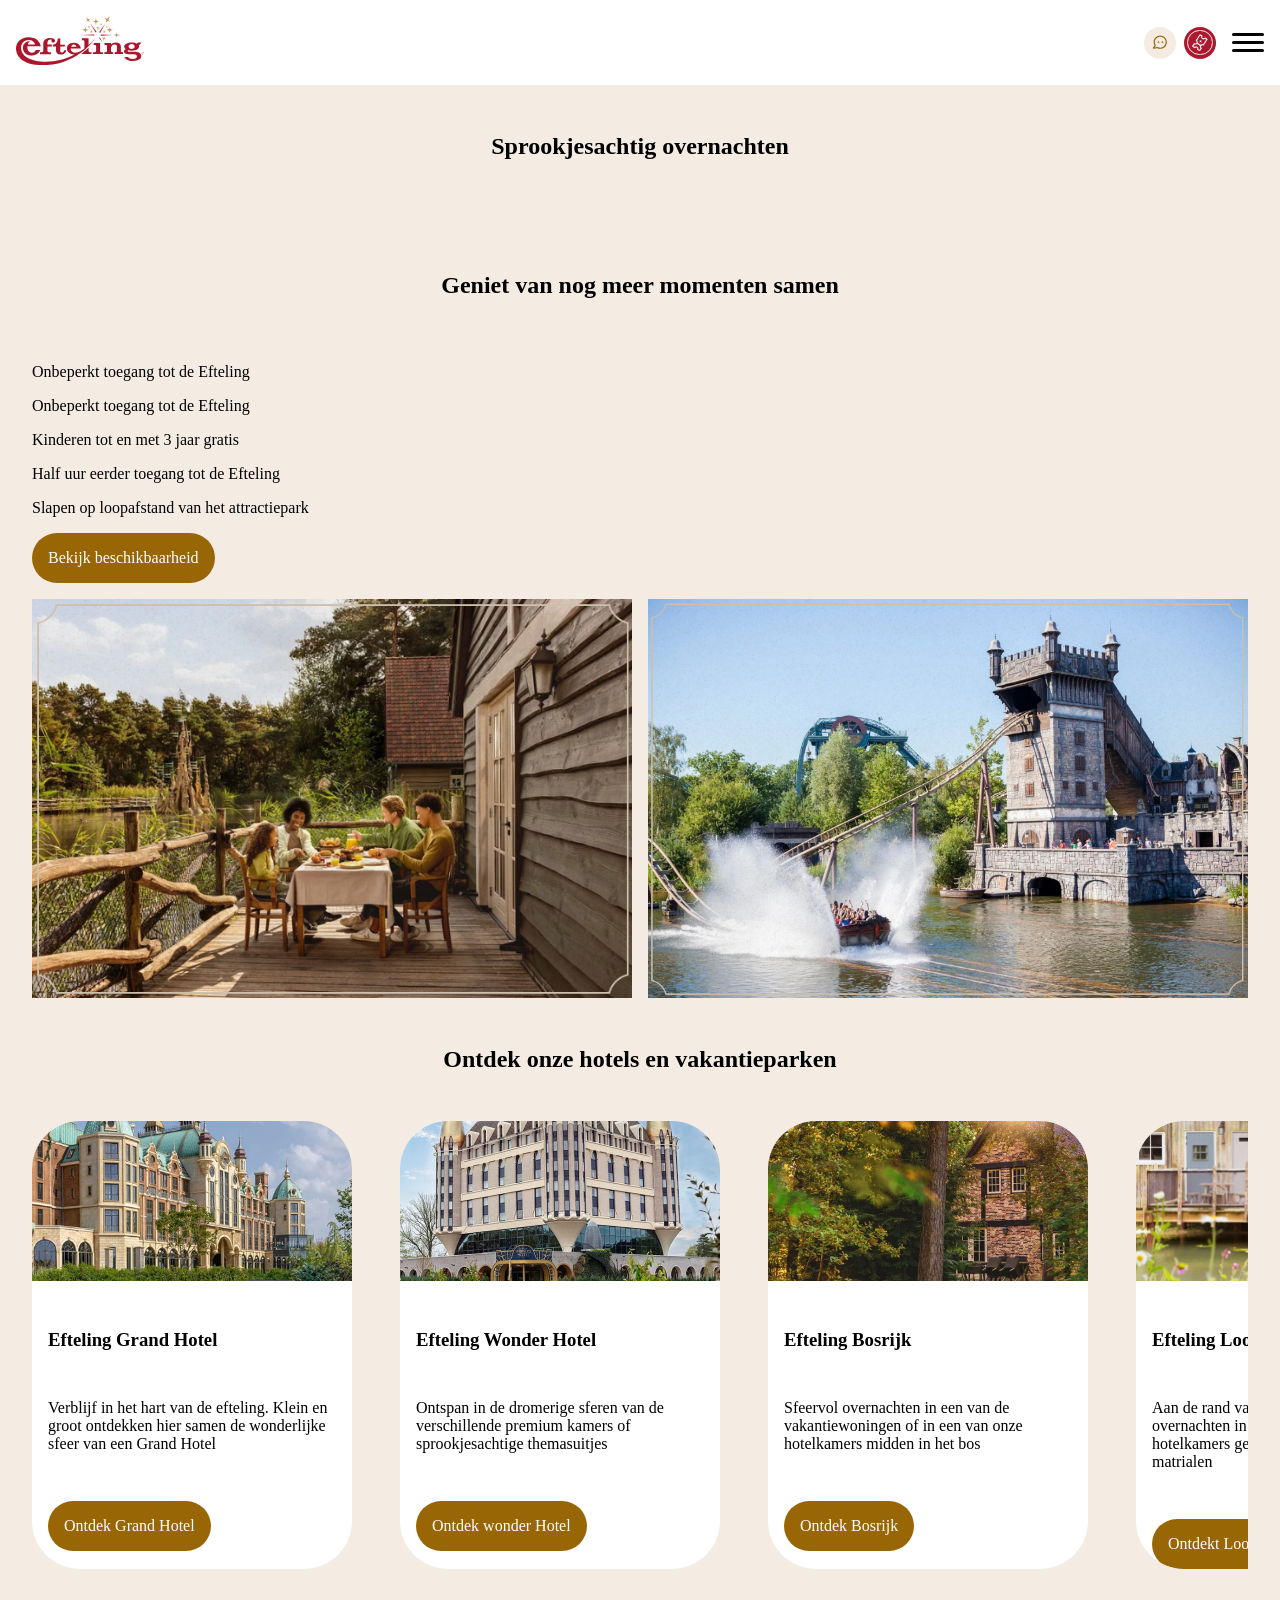
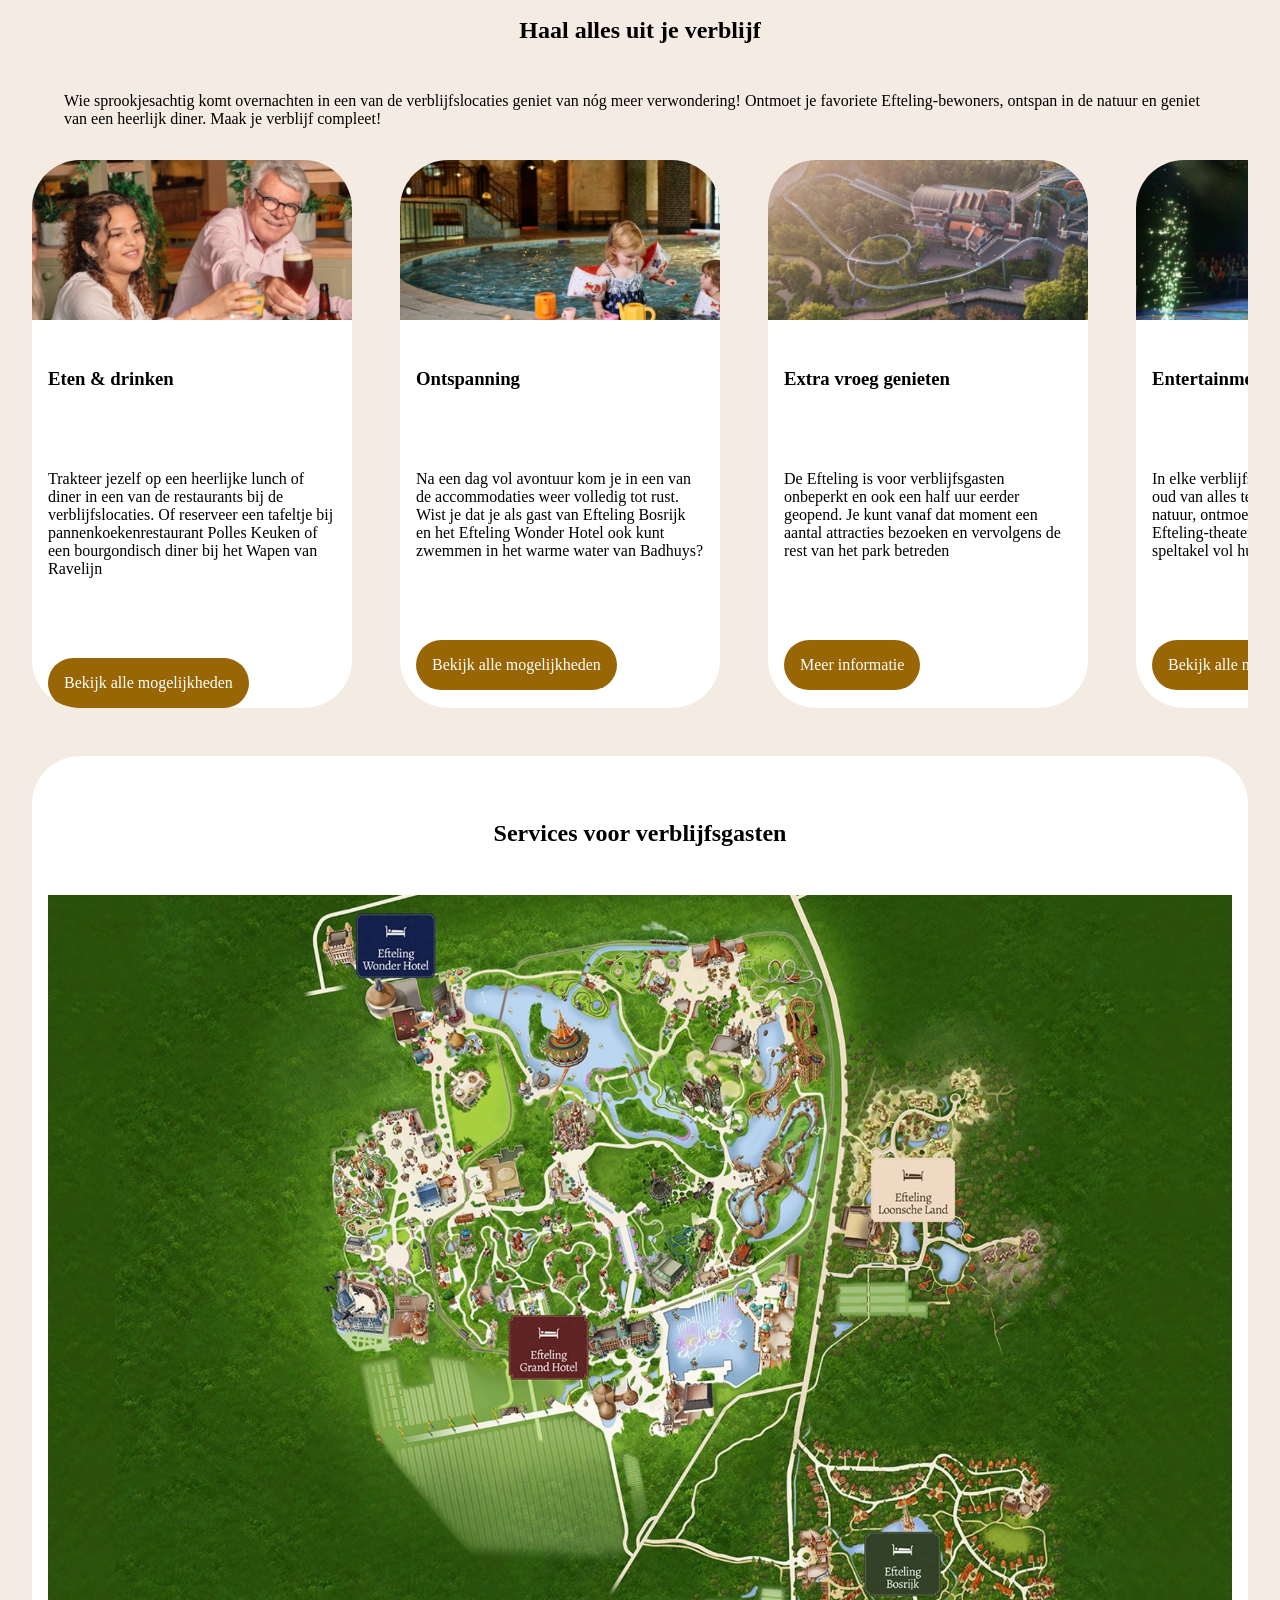
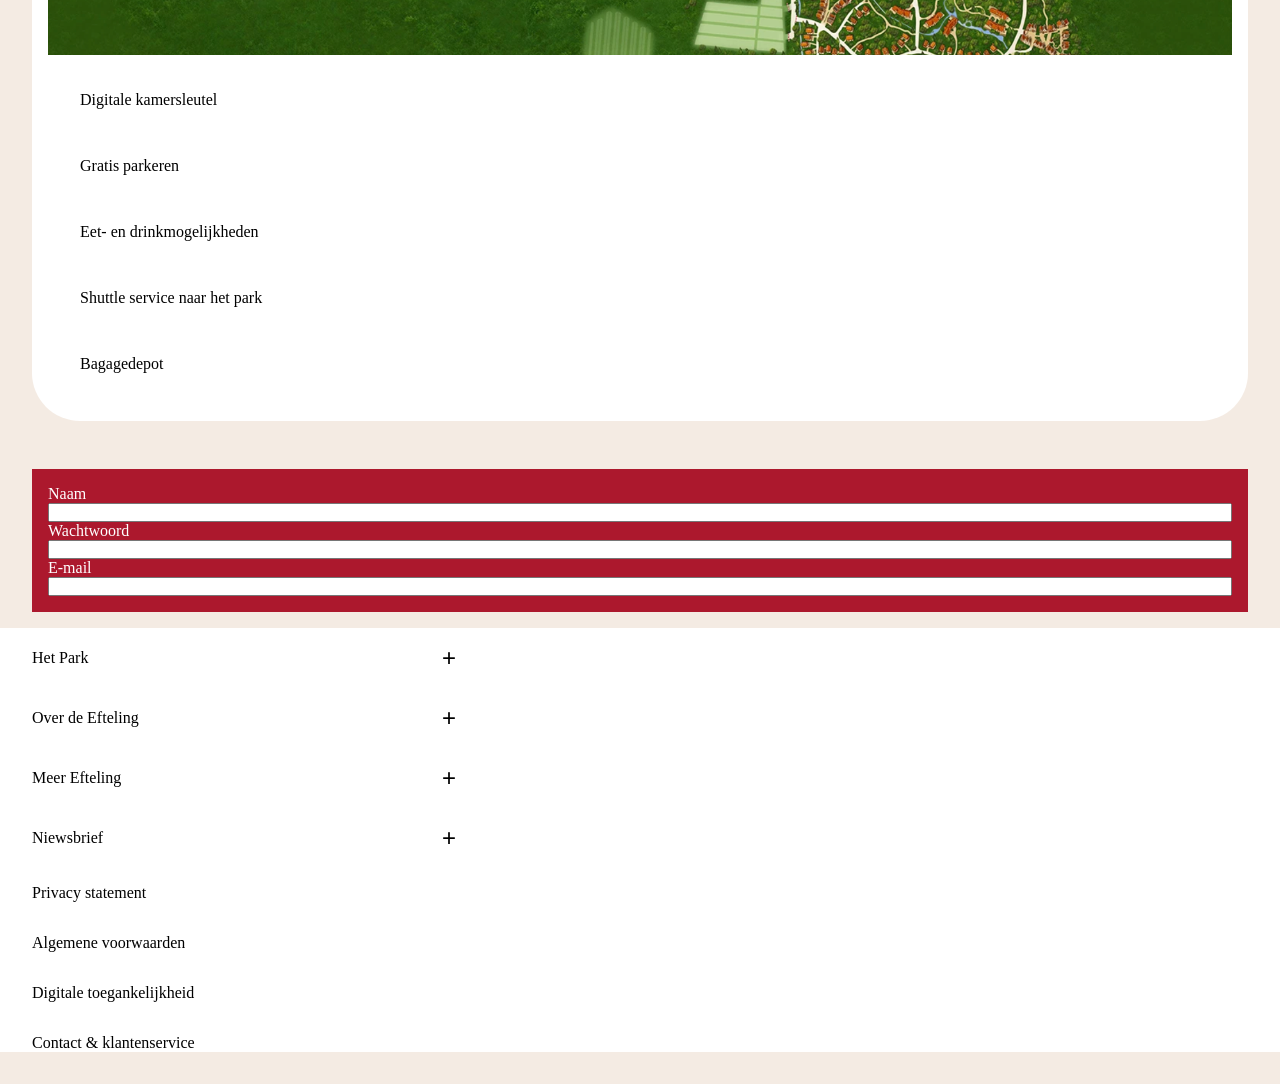
<file: index.html>
<!DOCTYPE html>
<html lang="nl">
  <head>
    <meta charset="UTF-8" />
    <meta name="author" content="Zoe Ros" />
    <meta name="viewport" content="width=device-width, initial-scale=1" />
    <title>Attractiepark Efteling - Bezoek een Wereld vol Wonderen</title>
    <link rel="shortcut icon" href="./images/favicon.png" type="image/x-icon" />
    <link href="styles/style.css" rel="stylesheet" />
  </head>

  <body>
    <header>
      <nav>
        <a aria-label="Ga naar de homepagina" href="/">
          <svg
            class="NavigationMobile_logo__nAhSs"
            xmlns="http://www.w3.org/2000/svg"
            viewBox="0 0 808.1 310.1"
            aria-label="Efteling Logo"
          >
            <path
              d="M800.3 225c4.4 0 7.9 3.5 7.9 7.9s-3.5 7.9-7.9 7.9-7.9-3.5-7.9-7.9c0-4.3 3.5-7.9 7.9-7.9zm0 14.9c3.9 0 6.8-3.1 6.8-7 0-3.8-3-6.9-6.8-6.9-3.9 0-6.8 3.1-6.8 7-.1 3.8 2.9 6.9 6.8 6.9zm.1-6.5h-2v4.2h-1.1v-9.4h3.6c2.1 0 3.1.9 3.1 2.6 0 1.6-1.1 2.4-2.4 2.6l2.8 4.2h-1.3l-2.7-4.2zm-2-.9h2.3c1.2 0 2.2-.3 2.2-1.7 0-1.3-1.1-1.7-2.2-1.7h-2.3v3.4z"
              fill="#ac1f2d"
            ></path>
            <path
              d="M465.7 228.3h11v12h-65.3c16.1-11.6 28.8-23 47-40.9v21.3c-.1 4.2 3.5 7.6 7.3 7.6zm-314.2 12.6h69.3v-12.1h-14.5c-4.4 0-7.6-3.5-7.6-7.7v-28.4h27.4v-12h-27.4v-12.4c0-16.1 13.1-19.6 18.2-19.6 3.8 0 6.5 1 8 1.9-1 1.7-1.5 3.7-1.5 5.8 0 6.4 5.2 11.6 11.6 11.6 6.4 0 11.6-5.2 11.6-11.6 0-2.5-.8-4.7-2.1-6.6-2.9-5.3-11.3-11-28-11-21.4 0-44.5 9.5-44.2 36.3v46.1c0 2.7-2.3 7.6-7.7 7.6h-12.9v12.1zm81.7-47.9h19.3v26.8c0 11.6 10 23.9 28.6 23.9 20.1 0 35.3-11.3 35.3-26.3V216h-12.2l-.2 1.2c-.1.5-1.9 13-15.8 13-5.2 0-8.6-4.2-8.6-8.1V193c2.4 0 29.1.1 29.1.1V181h-29.1v-38.7h-3.3l-12.4-.1c-1.7 30.4-17.9 38.3-30.8 38.9V193zm557.7 61.5c-.5 26.2-41.5 29.7-57.4 29.3-21.8-.6-47.9-10.2-48.4-25.2h23.8c2.2 9 15.4 12.2 25.5 12.2 17.1 0 29-3.7 29-15.6 0-9-7.8-13.7-19.3-13.7-9.6-.1-27.5 0-35.4 0-22.4 0-27.1-10.6-27.1-18.3 0-10.3 11.7-14 11.7-14-6.2-3.9-10-10.1-10-16.2 0-14.5 21-26.3 47-26.3 12.8 0 24.3 2.9 32.8 7.5 0 0 .2.1.5.3 4.1-2.5 6.7-6.4 6.7-6.4h21.3s-3.9 9.9-16.2 17.8c1.1 2.1 1.8 4.5 1.8 7 0 14.5-15.7 26.3-47 26.3-7.7 0-15-1.1-21.5-2.9-5.3 1.5-5.2 9 2 9.2 8.7.2 20 .3 34.2.3 38.8-.1 46.3 15.3 46 28.7zm-80.2-61.8c0 8.5 8.6 15.4 19.3 15.4 10.6 0 19.3-6.9 19.3-15.4s-8.7-15.4-19.3-15.4c-10.6 0-19.3 6.9-19.3 15.4zM175.8 310C11 311.8.1 227.8 0 203.2c-.1-24.3 17.9-69.7 81.6-69.7 66 0 75.1 55.6 75 57.3H72.5c-4.3 30.2 13.8 41.8 28.9 41.8 11.2 0 20.8-8 24.1-17.3h27.9c-6.9 18.8-26.1 34.4-50.7 34.4-41.6 0-60.4-25.8-59.1-50.8 1.8-35.3 35.7-41.7 45.8-39.4-11.1 6-14.4 16.1-15.3 19.7h45.4c-.5-4.9-8.3-27.7-38.7-27.7-27.5 0-48.5 20-48.9 46.6-1.5 91.5 147.5 90.7 143.3 90.8 75.8 2 140.1-18.1 191.3-44.1l3.5-1.6c-3.5 1.6-48.5-2.6-48.5-37.6 0-17.1 9.8-37 44.3-37 38.7 0 43.3 34.4 43.3 34.8l.2 1.5h-63.4c0 .4-.1.9-.1 1.3 0 17.8 14.1 23.5 26.2 25.2 0 0 16 1.9 30.1-6.6 4.7-2.8 28.4-19.5 29.6-20.3V160c0-3.5-2.8-7.6-7.6-7.6h-7.9v-11.7H458l.1 43.1c29.3-25.3 45.1-45.5 45.1-45.5S393.2 307.8 175.8 310zm172.3-116.3h33.6c-1.2-3.8-5.5-14.3-16.2-14.3-12.3 0-16.2 10.5-17.4 14.3zm314.1 26.9v-27.7c0-14.8-13.1-25.1-33.1-25.1-15.6 0-24.9 7.5-29.1 11.5-.1-3.2-.4-8.8-.4-8.8h-41.1v12.3h8.6c4.5 0 7.6 3.6 7.6 7.6v30.3c0 3.7-3.2 7.6-7.6 7.6h-9.5v11.9h56v-12h-6.1c-4.2 0-7.6-3.5-7.6-7.6v-17.3c0-12.6 10.4-22.9 23.3-22.9 12.1 0 13.9 9.3 14 10.5v29.9c0 3.8-3.2 7.4-7.6 7.4h-6.9v12h53.1v-11.9h-5.7c-4.6 0-7.9-3.4-7.9-7.7zm-131.3-.1v-49.9h-40.6l.1 12.1h7.8c4.7 0 7.7 3.9 7.7 7.6v30.3c0 4-3.5 7.6-7.3 7.6h-12.8v12h63.1v-12h-10.6c-2.8 0-7.4-2.3-7.4-7.7zm-1-85.5c-1.5 1.5-3.2 2.7-5 3.7l20.5 27.3-15.5-31zm-62.5-91.3l35.6 60.5c1.9-1.5 4.1-2.6 6.5-3.3l-42.1-57.2zm68 80.7l76.1-3.9-76-3.4c.2 1.1.3 2.3.3 3.5 0 1.3-.1 2.5-.4 3.8zm-40.3-7.2l-90.3 3.2 90.2 3.3c-.2-1-.3-2-.3-3.1.2-1.2.3-2.3.4-3.4zm35.7-10.1L564 47l-39 55.5c2.2 1.2 4.1 2.7 5.8 4.6z"
              fill="#ac162c"
            ></path>
            <path
              d="M615.4 120.5l14.1-3.1c1.8-.5 2.3-2 3.7-6.7l1.7-7.3 1.5 7.4c1.2 4.8 4 6.3 5.7 6.8l16.1 3.2-16.2 2.7c-1.8.4-4.6 1.8-5.9 6.6l-1.7 7.2-1.5-7.3c-1.2-4.9-1.7-6.2-3.4-6.7l-14.1-2.8zM440.7 34.4l7.1-2.5c4.8-1.5 6.3-1.9 7.6-.7l9.1 8.6-4.1-11.8c-.5-1.8.4-2.9 3.8-6.5l5.2-5.3-7 2.5c-4.8 1.5-7.5-.1-8.8-1.4l-11.1-12 6.2 15.2c.5 1.8.8 4.9-2.6 8.6l-5.4 5.3zm130.1-5.8l-4 14 10.1-10c1.7-1.6 4.1-1.9 9.3.4l8.7 3.2-6.5-6.6c-4.2-4.6-3.7-8.5-3-10.7L593.3 0l-14 14.9c-1.7 1.6-5.1 3.5-11 1.6l-8.8-3.3 6.6 6.7c3.7 3.7 5.3 5.7 4.7 8.7zM437.5 65.2c-2 19.4-3.6 21-22.9 22.9 19.4 2 21 3.6 22.9 23 2-19.4 3.6-21 23-23-19.4-2-21-3.6-23-22.9zm154.4 0c-2 19.4-3.6 21-22.9 22.9 19.4 2 21 3.6 22.9 23 2-19.4 3.6-21 23-23-19.4-2-21-3.6-23-22.9zm-87.4-54.8c-2.1 20.3-3.8 22-24.1 24.1 20.3 2.1 22 3.8 24.1 24.1 2.1-20.3 3.8-22 24.1-24.1-20.3-2.1-22-3.8-24.1-24.1zm57.4 117.7c-6.9 11.3-8.3 11.8-20.8 7.4 11.3 6.9 11.8 8.3 7.4 20.8 6.9-11.3 8.3-11.8 20.8-7.4-11.3-6.9-11.8-8.3-7.4-20.8zm-80.2-41.4c-5.8 9.9-7.1 10.4-17.9 6.7 9.9 5.8 10.4 7.1 6.7 17.9 5.8-9.9 7.1-10.4 17.9-6.7-9.9-5.8-10.4-7-6.7-17.9zm63.1 17.9c10.9-3.7 12.1-3.2 18 6.7-3.7-10.9-3.2-12.1 6.7-17.9-10.9 3.7-12.1 3.2-17.9-6.7 3.5 10.9 3.1 12.1-6.8 17.9zm3.4-51.8c-9.2-1-9.9-1.7-10.8-10.9-1 9.2-1.7 9.9-10.9 10.8 9.2 1 9.9 1.7 10.8 10.9 1-9.2 1.7-9.9 10.9-10.8zm35.5 15.5c-8.4-.9-9.1-1.6-9.9-10-.9 8.4-1.6 9.1-10 9.9 8.4.9 9.1 1.6 9.9 10 .9-8.4 1.6-9.1 10-9.9zm-111.5.9c-9.2-1-9.9-1.7-10.8-10.9-1 9.2-1.7 9.9-10.9 10.8 9.2 1 9.9 1.7 10.8 10.9 1-9.2 1.7-9.9 10.9-10.8zm45.2-9.9c-1.4 13.1-2.5 14.2-15.7 15.5 13.1 1.4 14.2 2.5 15.5 15.7 1.4-13.2 2.5-14.2 15.7-15.5-13.2-1.4-14.2-2.5-15.5-15.7z"
              fill="#be955b"
            ></path>
          </svg>
        </a>
        <ul>
          <li>
            <button>
              <svg
                xmlns="http://www.w3.org/2000/svg"
                viewBox="0 0 24 24"
                role="presentation"
                fill="currentColor"
                data-testid="icon-chat"
                class="Icon_icon__Mvz3W Icon_iconSizeM__lfCds"
                aria-label="online chatbox voor hulp"
              >
                <path
                  d="M10.34 8.75c-.22 1.96-.38 2.12-2.34 2.31 1.96.21 2.12.37 2.3 2.34.22-1.96.38-2.12 2.34-2.31-1.96-.21-2.12-.37-2.3-2.34m4.92.04c-.22 1.96-.38 2.12-2.34 2.31 1.96.21 2.12.37 2.3 2.34.22-1.96.38-2.12 2.34-2.31-1.96-.21-2.12-.37-2.3-2.34"
                ></path>
                <path
                  d="M12.56 3C8.01 3 4.3 6.71 4.3 11.27c0 1.46.38 2.88 1.11 4.13l-2.25 2.92c-.19.25-.21.58-.05.85.14.23.38.36.64.36.04 0 .09 0 .13-.01l4.93-.89c1.16.59 2.45.9 3.75.9 4.56 0 8.27-3.71 8.27-8.27S17.12 3 12.56 3m0 15.03c-1.14 0-2.27-.29-3.27-.84a.8.8 0 0 0-.36-.09c-.04 0-.09 0-.13.01l-3.27.59 1.38-1.8c.2-.25.21-.61.03-.87a6.73 6.73 0 0 1-1.14-3.76c0-3.73 3.04-6.77 6.77-6.77s6.77 3.04 6.77 6.77-3.04 6.77-6.77 6.77z"
                ></path>
              </svg>
            </button>
          </li>
          <li>
            <button>
              <svg
                xmlns="http://www.w3.org/2000/svg"
                viewBox="0 0 24 24"
                focusable="false"
                role="presentation"
                fill="currentColor"
                data-testid="icon-ticket"
                class="Icon_icon__Mvz3W Icon_iconSizeM__lfCds"
                aria-label="efteling knop tickets bestellen"
              >
                <path
                  fill-rule="evenodd"
                  d="m19.785 4.653 2.66 1.7.01-.02c.35.23.45.69.23 1.04l-5.19 8.12c-.22.35-.68.46-1.02.24a1.86 1.86 0 0 0-2.59.56c-.27.42-.36.91-.25 1.4.1.49.39.9.81 1.17a.75.75 0 0 1 .23 1.04l-2.38 3.72a.75.75 0 0 1-.47.33c-.05.02-.11.02-.16.02-.14 0-.28-.04-.4-.12l-2.67-1.71a.746.746 0 0 1-.27-.96c.35-.72.3-1.6-.24-2.18-.83-.89-2.21-.75-2.88.19-.23.31-.67.37-.99.16l-2.67-1.71a.76.76 0 0 1-.23-1.04l2.38-3.7c.22-.35.68-.46 1.02-.24a1.86 1.86 0 0 0 2.59-.56c.27-.42.36-.91.25-1.4s-.4-.91-.83-1.18a.75.75 0 0 1-.21-1.03l5.19-8.12a.74.74 0 0 1 1.03-.23l2.66 1.71c.34.22.46.68.24 1.02-.57.86-.32 2.02.55 2.58.42.27.91.36 1.4.25s.9-.4 1.17-.82a.74.74 0 0 1 1.03-.23m-9.29 16.93.08.05h-.01c.47.3 1.1.16 1.4-.31l.68-1.06c.22-.33.23-.75 0-1.09s-.4-.73-.49-1.15q-.12-.54-.06-1.08c.05-.5-.15-.98-.57-1.25l-2.71-1.73c-.42-.28-.94-.26-1.37 0-.3.18-.64.32-1 .4-.42.09-.84.11-1.25.04a1 1 0 0 0-.99.45l-.68 1.07c-.3.47-.16 1.1.31 1.4l.08.05c.33.21.73.22 1.06.02a3.37 3.37 0 0 1 3.54.04c1.1.7 1.66 1.96 1.52 3.2-.04.38.14.75.46.95m5.48-7.6c.39.06.78-.12.99-.45v-.01l3.49-5.46c.3-.47.16-1.1-.31-1.4a.96.96 0 0 0-1.09 0 3.37 3.37 0 0 1-3.68.04 3.35 3.35 0 0 1-1.51-3.35c.06-.39-.12-.78-.45-1-.47-.3-1.1-.16-1.4.31l-3.49 5.46c-.22.33-.23.75 0 1.09s.4.73.49 1.15q.12.54.06 1.08c-.05.5.15.98.57 1.25l2.71 1.73c.42.28.94.26 1.37 0 .3-.18.64-.32 1-.4.42-.09.84-.11 1.25-.04M10.5 8.381c2.246 1.154 2.531 1.092 4.12-.881-1.155 2.246-1.093 2.543.88 4.12-2.246-1.155-2.531-1.093-4.12.88 1.155-2.246 1.093-2.543-.88-4.12"
                  clip-rule="evenodd"
                ></path>
              </svg>
            </button>
          </li>
        </ul>
        <!-- Hamburger button -->
        <button>
          <!-- Streepjes voor de hamburgermenu -->
          <span> </span>
          <span> </span>
          <span> </span>
        </button>
      </nav>
      <nav>
        <ul>
          <li>
          <h3>Ontdek het park</h3>
          <ul>
            <li>
              <a href="./park.html" aria-label="Klik hier op als je meer wilt weten over het park">Het Park</a>
            </li>
            <li>
              <a href="./park.html" aria-label="Klik hier op als je meer wilt weten alle seizoenen geopend">Alle Seizoenen geopend</a>
            </li>
            <li>
              <a href="./park.html" aria-label="Klik hier op als je meer wilt weten over meer Efteling">Meer Efteling</a>
            </li>
            </ul>
          </li>
          <li>
          <h3>Plan je bezoek</h3>
          <ul>
            <li>
              <a href="./park.html" aria-label="Klik hier op als je meer wilt weten overnachten bij de Efteling">Prijsinformatie</a>
            </li>
            <li>
              <a href="./park.html"aria-label="Klik hier op als je meer wilt weten over praktische informatie >Praktische informatie">Praktische informatie</a>
            </li>
            </ul>
          </li>
          <li>
          <h3>Kom overnachten</h3>
          <ul>
            <li>
                   <a href="./park.html" aria-label="Klik hier op als je meer wilt weten overnachten bij de Efteling">Overnachten bij de Efteling</a>
            </li>
            <li>
              <a href="./park.html" aria-label="Klik hier op om alle aanbiedingen te zien">Aanbiedingen</a>
            </li>
            <li>
              <a href="./park.html"aria-label="Klik hier op als je meer wilt weten over bij de efteling slapen">Meer over slapen bij de Efteling</a>
            </li>
            </ul>
          </li>
        </ul>
      </nav>
    </header>
    <main>
      <section>
        <h1>Sprookjesachtig overnachten</h1>
        <h2>Geniet van nog meer momenten samen</h2>
        <ul>
          <li>Onbeperkt toegang tot de Efteling</li>
          <li>Onbeperkt toegang tot de Efteling</li>
          <li>Kinderen tot en met 3 jaar gratis</li>
          <li>Half uur eerder toegang tot de Efteling</li>
          <li>Slapen op loopafstand van het attractiepark</li>
        </ul>
        <a href="./park.html"aria-label="Klik hier op als je meer wilt weten over meer beschikbaarheid bij de Efteling">Bekijk beschikbaarheid</a>

        <figure>
          <img
            src="images/efteling-bosrijk.png"
            alt="4 Mensen die bij een houte huis zitten en samen aan het eten zijn aan een tafel aan het water"
          />
          <img
            src="images/vliegende-holander.png"
            alt="Vliegende holander achtbaan in een boot die in het water te recht komt"
          />
        </figure>
      </section>

      <section>
        <h2>Ontdek onze hotels en vakantieparken</h2>
        <ul>
          <li>
            <img src="images/efteling-hotel2.png" alt="Efteling Grand Hotel" />
            <h3>Efteling Grand Hotel</h3>
            <p>
              Verblijf in het hart van de efteling. Klein en groot ontdekken
              hier samen de wonderlijke sfeer van een Grand Hotel
            </p>
            <a href="./park.html" aria-label="Klik hier op als je meer wilt weten over ontdeken over Grand Hotel">Ontdek Grand Hotel</a>
          </li>

          <li>
            <img src="images/efteling-hotel.png" alt="Grand Efteling hotel "/>
            <h3>Efteling Wonder Hotel</h3>
            <p>
              Ontspan in de dromerige sferen van de verschillende premium kamers
              of sprookjesachtige themasuitjes
            </p>
            <a href="./park.html"aria-label="Klik hier op als je meer wilt weten over ontek wonder hotel">Ontdek wonder Hotel</a>
          </li>
          <li>
            <img src="images/efteling-steenhuis.png" alt="Efteling bosrijk steen huis" />
            <h3>Efteling Bosrijk</h3>
            <p>
              Sfeervol overnachten in een van de vakantiewoningen of in een van
              onze hotelkamers midden in het bos
            </p>
            <a href="./park.html"aria-label="Klik hier op als je meer wilt weten over Efteling bos">Ontdek Bosrijk</a>
          </li>
          <li>
            <img src="images/houten-blokhut.png" alt="Houten bosrijk huisjes" />
            <h3>Efteling Loonsche Land</h3>
            <p>
              Aan de rand van het natuurgebied overnachten in knusse
              vakantiewoning en hotelkamers gemaakt van natuurlijke matrialen
            </p>
            <a href="./park.html "aria-label="Klik hier op als je meer wilt weten over Loonsche land">Ontdekt Loonsche Land</a>
          </li>
        </ul>
      </section>

      <section>
        <h2>Haal alles uit je verblijf</h2>

        <p>
          Wie sprookjesachtig komt overnachten in een van de verblijfslocaties
          geniet van nóg meer verwondering! Ontmoet je favoriete
          Efteling-bewoners, ontspan in de natuur en geniet van een heerlijk
          diner. Maak je verblijf compleet!
        </p>
        <ul>
          <li>
            <img src="images/efteling-etenendrinken.png" alt="Een oude man samen met zijn dochter iets aan eten en drinken" />
            <h3>Eten & drinken</h3>
            <p>
              Trakteer jezelf op een heerlijke lunch of diner in een van de
              restaurants bij de verblijfslocaties. Of reserveer een tafeltje
              bij pannenkoekenrestaurant Polles Keuken of een bourgondisch diner
              bij het Wapen van Ravelijn
            </p>
            <a href="./park.html"aria-label="Klik hier op als je meer wilt weten over alle mogelijk heden">Bekijk alle mogelijkheden</a>
          </li>

          <li>
            <img src="images/efteling-zwembad.png" alt="Klein kind in een zwembad aan het spelen" />
            <h3>Ontspanning</h3>
            <p>
              Na een dag vol avontuur kom je in een van de accommodaties weer
              volledig tot rust. Wist je dat je als gast van Efteling Bosrijk en
              het Efteling Wonder Hotel ook kunt zwemmen in het warme water van
              Badhuys?
            </p>
            <a href="./park.html"aria-label="Klik hier op als je meer wilt weten over alle mogelijk heden">Bekijk alle mogelijkheden</a>
          </li>

          <li>
            <img src="images/Efteling-vroeggenieten.png" alt="Blauwe achtbaan baron in de Efteling" />
            <h3>Extra vroeg genieten</h3>
            <p>
              De Efteling is voor verblijfsgasten onbeperkt en ook een half uur
              eerder geopend. Je kunt vanaf dat moment een aantal attracties
              bezoeken en vervolgens de rest van het park betreden
            </p>
            <a href="./park.html"aria-label="Klik hier op als je meer informatie wil ober gastenverblijf" >Meer informatie</a>
          </li>

          <li>
            <img src="images/efteling-show.png" alt="" />
            <h3>Entertainment</h3>
            <p>
              In elke verblijfslocatie is er voor jonge en oud van alles te
              doen. Ga buiten spelen in de natuur, ontmoet Klaas Vaak of bezoek
              de Efteling-theatershow CARO, een visueel speltakel vol humor,
              muziek en acrobatiek!
            </p>
            <a href="./park.html"aria-label="Klik hier op als je meer wilt weten over alle mogelijk heden">Bekijk alle mogelijkheden</a>
          </li>
        </ul>
      </section>

      <section>
        <h2>Services voor verblijfsgasten</h2>
        <img src="images/efteling-kaart.png" alt="" />
        <ul>
          <li>Digitale kamersleutel</li>
          <li>Gratis parkeren</li>
          <li>Eet- en drinkmogelijkheden</li>
          <li>Shuttle service naar het park</li>
          <li>Bagagedepot</li>
        </ul>
      </section>

      <section>
        <form action="">
          <label for="Naam">Naam</label>
          <input type="text" />
          <label for="Wachtwoord">Wachtwoord</label>
          <input type="password" />
          <label for="E-mail">E-mail</label>
          <input type="email" />
        </form>
      </section>
    </main>
    <footer>
      <section>
        <details>
          <summary>
            Het Park
            <button>+</button>
          </summary>
          <ul>
            <li><a href="./park.html">Attracties</a></li>
            <li><a href="./park.html">Openingstijden & drukte</a></li>
            <li><a href="./park.html">Prijsinformatie</a></li>
            <li><a href="./park.html">Abonnementen</a></li>
            <li><a href="./park.html">Groepe & schoolreizen</a></li>
          </ul>
        </details>
      </section>

      <section>
        <details>
          <summary>
            Over de Efteling
            <button>+</button>
          </summary>
          <ul>
            <li><a href="./park.html">Ons verhaal</a></li>
            <li><a href="./park.html">Geschiedenis</a></li>
            <li><a href="./park.html">Organisatie</a></li>
            <li><a href="./park.html">Werken bij de Efteling</a></li>
            <li><a href="./park.html">Auditieoproepen</a></li>
            <li><a href="./park.html">Vacatures</a></li>
            <li><a href="./park.html">Adres & route</a></li>
            <li><a href="./park.html">Pers</a></li>
          </ul>
        </details>
      </section>
      <section>
        <details>
          <summary>
            Meer Efteling
            <button>+</button>
          </summary>
          <ul>
            <li><a href="./park.html">Efteling Theater</a></li>
            <li><a href="./park.html">Efteling Evenementen </a></li>
            <li><a href="./park.html">Efteling Kids website</a></li>
            <li><a href="./park.html">Efteling Kids radio</a></li>
            <li><a href="./park.html">Efteling Kids radio</a></li>
            <li><a href="./park.html">Efteling apps</a></li>
            <li><a href="./park.html">Efteling Blog</a></li>
          </ul>
        </details>
      </section>

      <section>
        <details>
          <summary>
            Niewsbrief
            <button>+</button>
          </summary>
          <ul>
            <li><a href="./park.html">Het parkt</a></li>
            <li><a href="./park.html">Over de Efteling</a></li>
            <li><a href="./park.html">Meer Efteling</a></li>
            <li><a href="./park.html">Niewsbrief</a></li>
          </ul>
        </details>
      </section>

      <section>
        <ul>
          <li><a>Privacy statement</a></li>
          <li><a>Algemene voorwaarden</a></li>
          <li><a>Digitale toegankelijkheid</a></li>
          <li><a>Contact & klantenservice</a></li>
        </ul>
      </section>
    </footer>

    <script src="scripts/script.js"></script>
  </body>
</html>
</file>
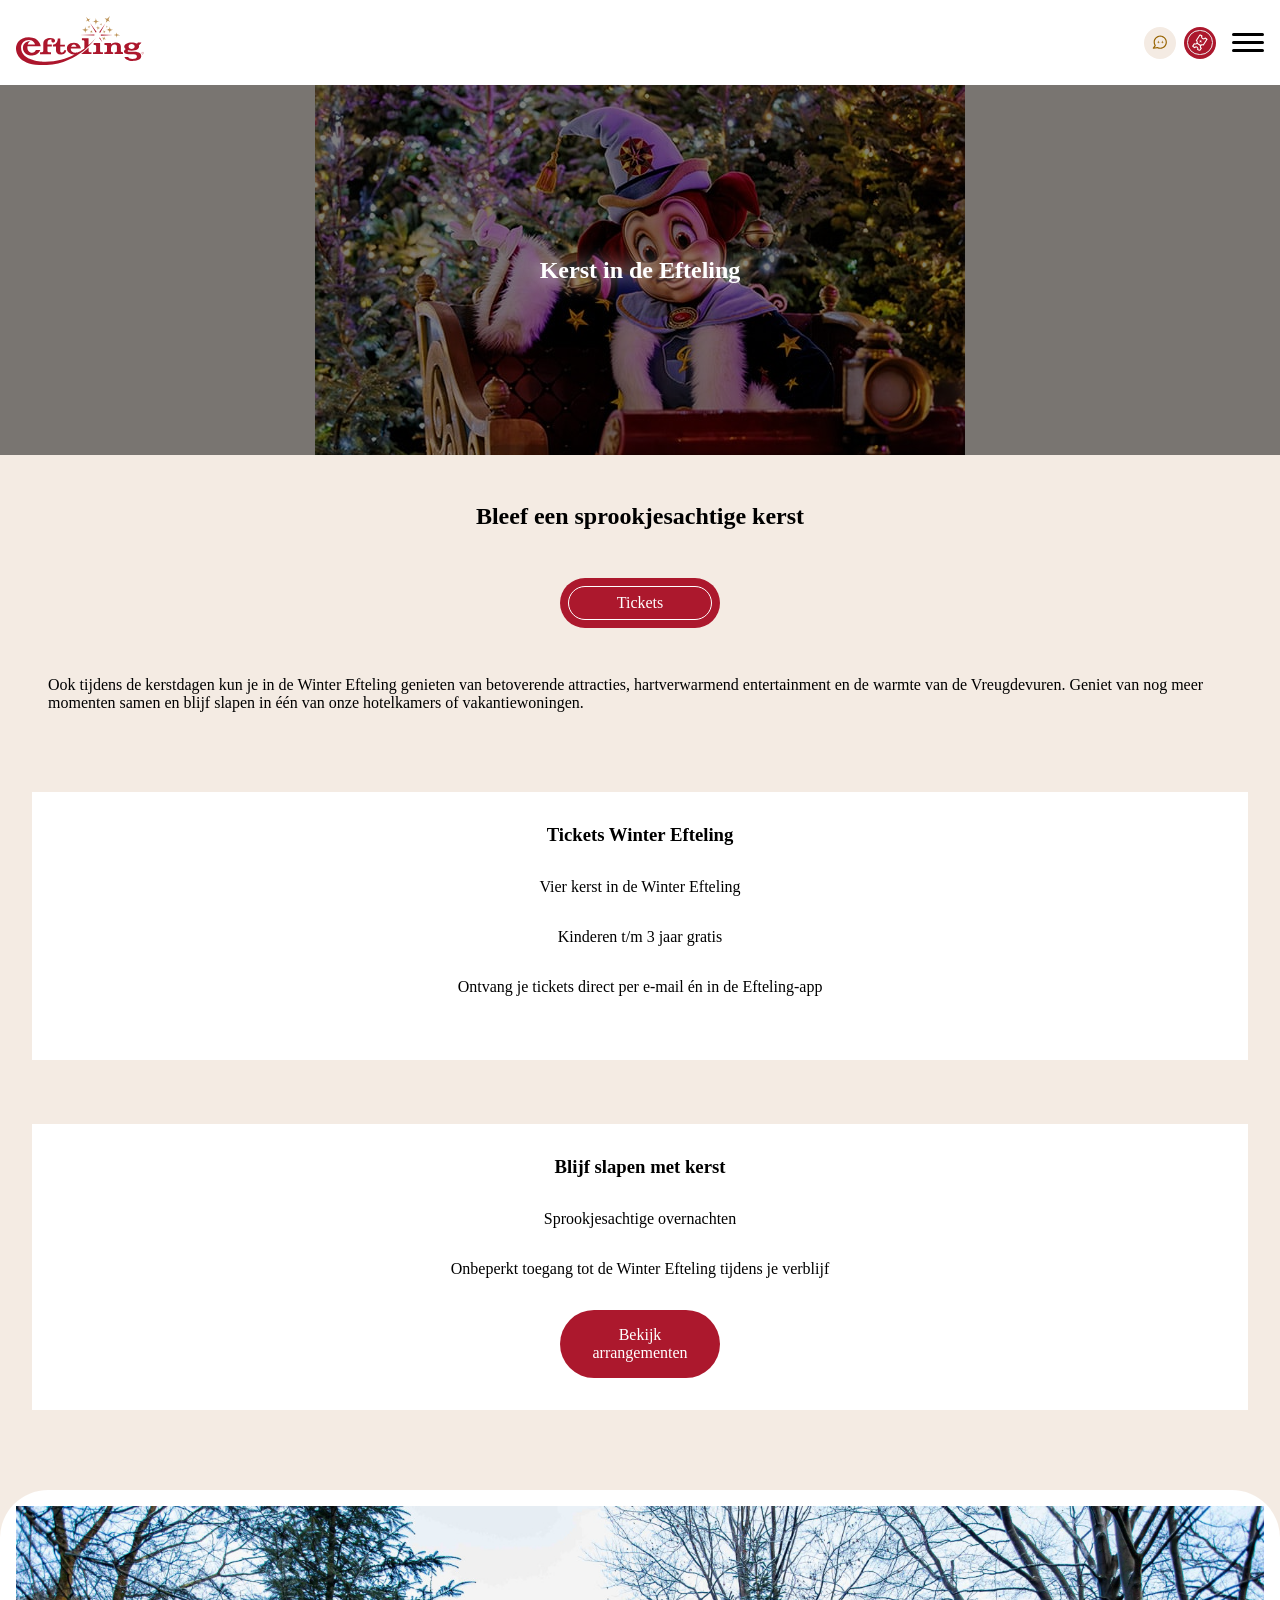
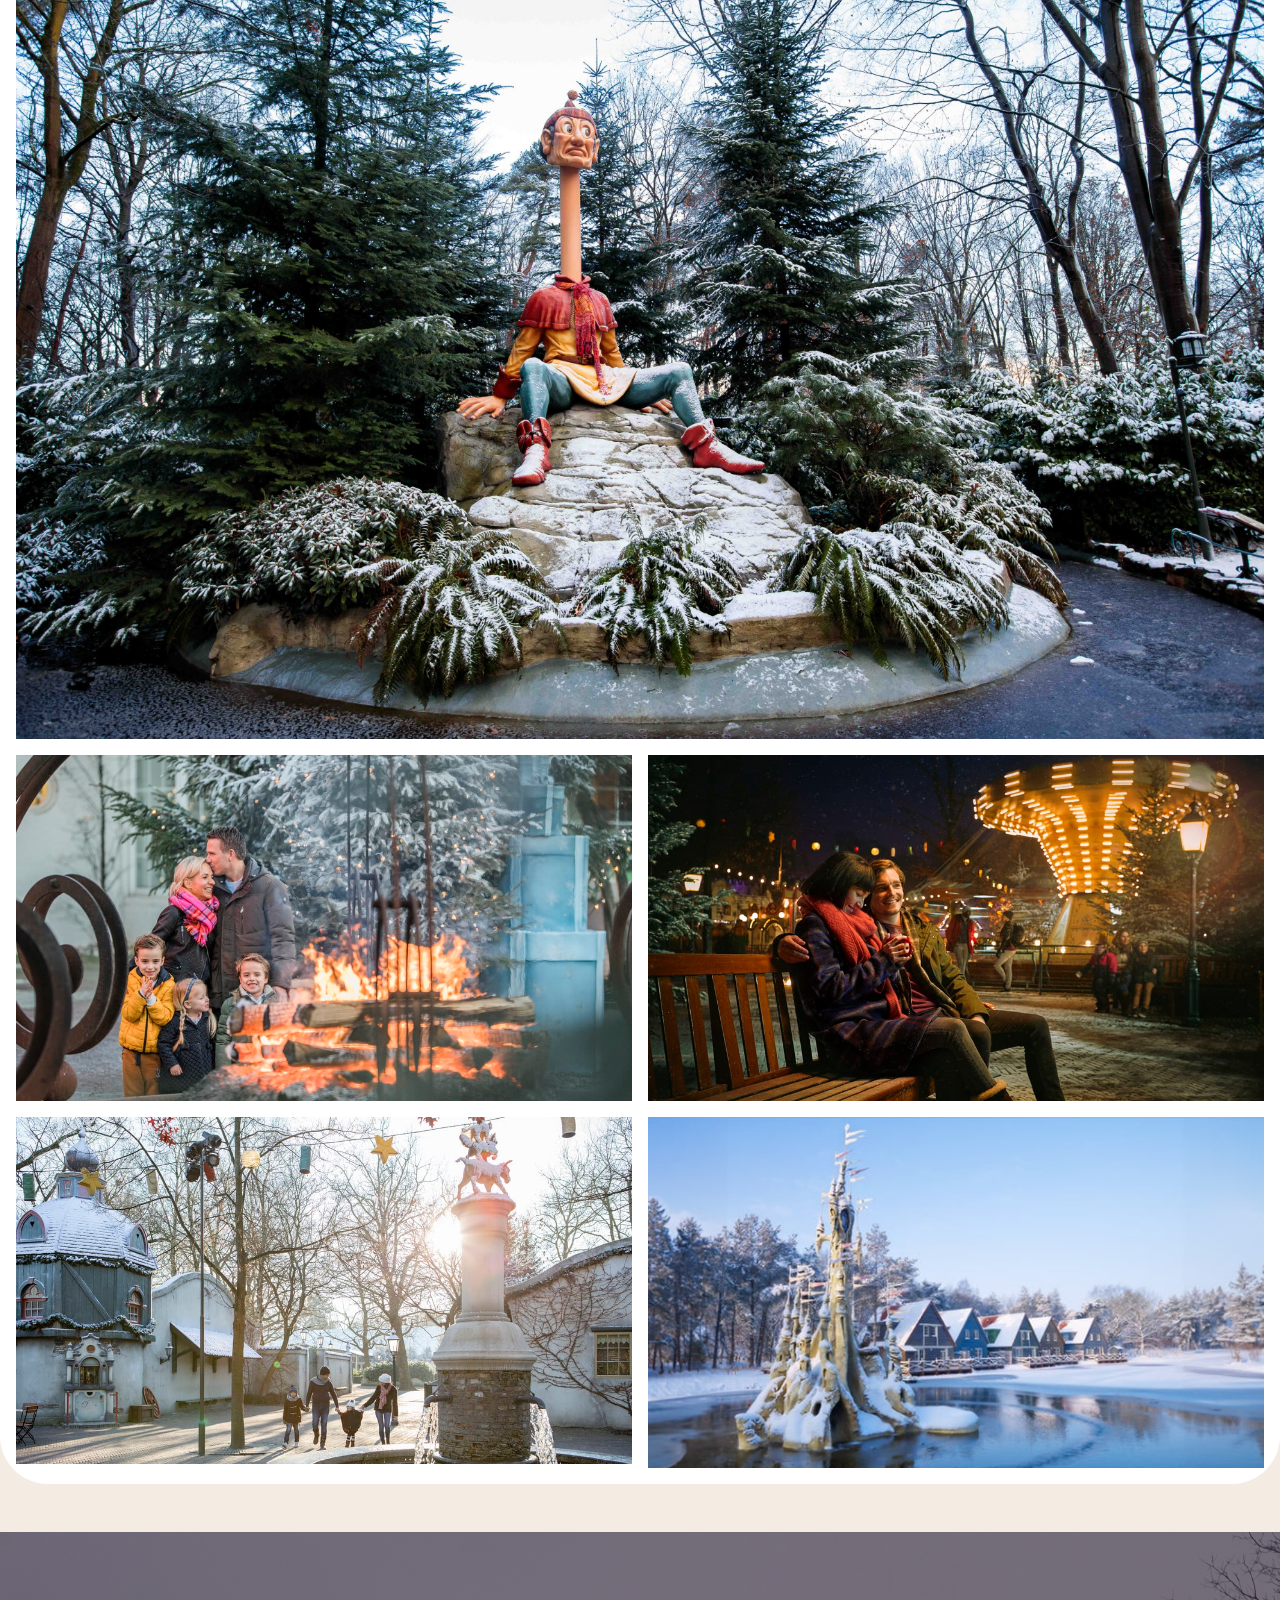
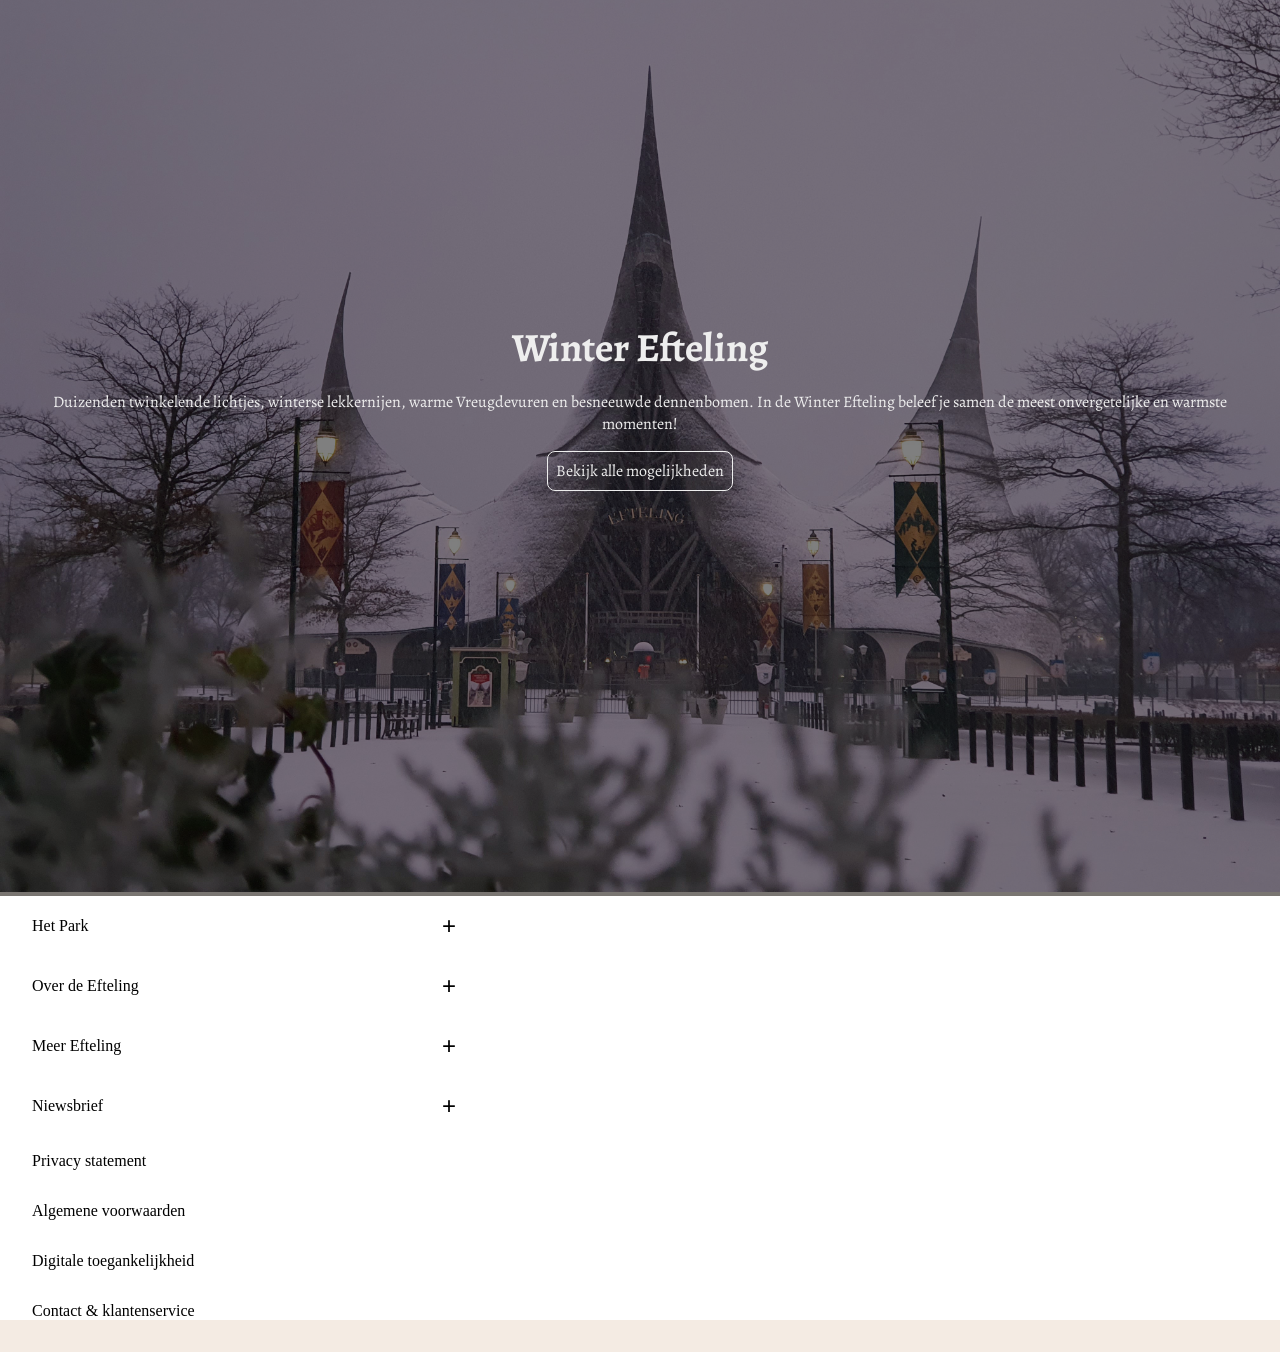
<file: park.html>
<!DOCTYPE html>
<html lang="nl">
  <head>
    <meta charset="UTF-8" />
    <meta name="viewport" content="width=device-width, initial-scale=1.0" />
    <title>Attractiepark Efteling - Bezoek een Wereld vol Wonderen</title>
    <link rel="shortcut icon" href="./images/favicon.png" type="image/x-icon" />
    <link rel="stylesheet" href="./styles/style.css" />
  </head>
  <body>
    <header>
      <nav>
        <a aria-label="Ga naar de homepagina"href="./index.html">
          <svg
            class="NavigationMobile_logo__nAhSs"
            xmlns="http://www.w3.org/2000/svg"
            viewBox="0 0 808.1 310.1"
            aria-label="Efteling Logo"
          >
            <path
              d="M800.3 225c4.4 0 7.9 3.5 7.9 7.9s-3.5 7.9-7.9 7.9-7.9-3.5-7.9-7.9c0-4.3 3.5-7.9 7.9-7.9zm0 14.9c3.9 0 6.8-3.1 6.8-7 0-3.8-3-6.9-6.8-6.9-3.9 0-6.8 3.1-6.8 7-.1 3.8 2.9 6.9 6.8 6.9zm.1-6.5h-2v4.2h-1.1v-9.4h3.6c2.1 0 3.1.9 3.1 2.6 0 1.6-1.1 2.4-2.4 2.6l2.8 4.2h-1.3l-2.7-4.2zm-2-.9h2.3c1.2 0 2.2-.3 2.2-1.7 0-1.3-1.1-1.7-2.2-1.7h-2.3v3.4z"
              fill="#ac1f2d"
            ></path>
            <path
              d="M465.7 228.3h11v12h-65.3c16.1-11.6 28.8-23 47-40.9v21.3c-.1 4.2 3.5 7.6 7.3 7.6zm-314.2 12.6h69.3v-12.1h-14.5c-4.4 0-7.6-3.5-7.6-7.7v-28.4h27.4v-12h-27.4v-12.4c0-16.1 13.1-19.6 18.2-19.6 3.8 0 6.5 1 8 1.9-1 1.7-1.5 3.7-1.5 5.8 0 6.4 5.2 11.6 11.6 11.6 6.4 0 11.6-5.2 11.6-11.6 0-2.5-.8-4.7-2.1-6.6-2.9-5.3-11.3-11-28-11-21.4 0-44.5 9.5-44.2 36.3v46.1c0 2.7-2.3 7.6-7.7 7.6h-12.9v12.1zm81.7-47.9h19.3v26.8c0 11.6 10 23.9 28.6 23.9 20.1 0 35.3-11.3 35.3-26.3V216h-12.2l-.2 1.2c-.1.5-1.9 13-15.8 13-5.2 0-8.6-4.2-8.6-8.1V193c2.4 0 29.1.1 29.1.1V181h-29.1v-38.7h-3.3l-12.4-.1c-1.7 30.4-17.9 38.3-30.8 38.9V193zm557.7 61.5c-.5 26.2-41.5 29.7-57.4 29.3-21.8-.6-47.9-10.2-48.4-25.2h23.8c2.2 9 15.4 12.2 25.5 12.2 17.1 0 29-3.7 29-15.6 0-9-7.8-13.7-19.3-13.7-9.6-.1-27.5 0-35.4 0-22.4 0-27.1-10.6-27.1-18.3 0-10.3 11.7-14 11.7-14-6.2-3.9-10-10.1-10-16.2 0-14.5 21-26.3 47-26.3 12.8 0 24.3 2.9 32.8 7.5 0 0 .2.1.5.3 4.1-2.5 6.7-6.4 6.7-6.4h21.3s-3.9 9.9-16.2 17.8c1.1 2.1 1.8 4.5 1.8 7 0 14.5-15.7 26.3-47 26.3-7.7 0-15-1.1-21.5-2.9-5.3 1.5-5.2 9 2 9.2 8.7.2 20 .3 34.2.3 38.8-.1 46.3 15.3 46 28.7zm-80.2-61.8c0 8.5 8.6 15.4 19.3 15.4 10.6 0 19.3-6.9 19.3-15.4s-8.7-15.4-19.3-15.4c-10.6 0-19.3 6.9-19.3 15.4zM175.8 310C11 311.8.1 227.8 0 203.2c-.1-24.3 17.9-69.7 81.6-69.7 66 0 75.1 55.6 75 57.3H72.5c-4.3 30.2 13.8 41.8 28.9 41.8 11.2 0 20.8-8 24.1-17.3h27.9c-6.9 18.8-26.1 34.4-50.7 34.4-41.6 0-60.4-25.8-59.1-50.8 1.8-35.3 35.7-41.7 45.8-39.4-11.1 6-14.4 16.1-15.3 19.7h45.4c-.5-4.9-8.3-27.7-38.7-27.7-27.5 0-48.5 20-48.9 46.6-1.5 91.5 147.5 90.7 143.3 90.8 75.8 2 140.1-18.1 191.3-44.1l3.5-1.6c-3.5 1.6-48.5-2.6-48.5-37.6 0-17.1 9.8-37 44.3-37 38.7 0 43.3 34.4 43.3 34.8l.2 1.5h-63.4c0 .4-.1.9-.1 1.3 0 17.8 14.1 23.5 26.2 25.2 0 0 16 1.9 30.1-6.6 4.7-2.8 28.4-19.5 29.6-20.3V160c0-3.5-2.8-7.6-7.6-7.6h-7.9v-11.7H458l.1 43.1c29.3-25.3 45.1-45.5 45.1-45.5S393.2 307.8 175.8 310zm172.3-116.3h33.6c-1.2-3.8-5.5-14.3-16.2-14.3-12.3 0-16.2 10.5-17.4 14.3zm314.1 26.9v-27.7c0-14.8-13.1-25.1-33.1-25.1-15.6 0-24.9 7.5-29.1 11.5-.1-3.2-.4-8.8-.4-8.8h-41.1v12.3h8.6c4.5 0 7.6 3.6 7.6 7.6v30.3c0 3.7-3.2 7.6-7.6 7.6h-9.5v11.9h56v-12h-6.1c-4.2 0-7.6-3.5-7.6-7.6v-17.3c0-12.6 10.4-22.9 23.3-22.9 12.1 0 13.9 9.3 14 10.5v29.9c0 3.8-3.2 7.4-7.6 7.4h-6.9v12h53.1v-11.9h-5.7c-4.6 0-7.9-3.4-7.9-7.7zm-131.3-.1v-49.9h-40.6l.1 12.1h7.8c4.7 0 7.7 3.9 7.7 7.6v30.3c0 4-3.5 7.6-7.3 7.6h-12.8v12h63.1v-12h-10.6c-2.8 0-7.4-2.3-7.4-7.7zm-1-85.5c-1.5 1.5-3.2 2.7-5 3.7l20.5 27.3-15.5-31zm-62.5-91.3l35.6 60.5c1.9-1.5 4.1-2.6 6.5-3.3l-42.1-57.2zm68 80.7l76.1-3.9-76-3.4c.2 1.1.3 2.3.3 3.5 0 1.3-.1 2.5-.4 3.8zm-40.3-7.2l-90.3 3.2 90.2 3.3c-.2-1-.3-2-.3-3.1.2-1.2.3-2.3.4-3.4zm35.7-10.1L564 47l-39 55.5c2.2 1.2 4.1 2.7 5.8 4.6z"
              fill="#ac162c"
            ></path>
            <path
              d="M615.4 120.5l14.1-3.1c1.8-.5 2.3-2 3.7-6.7l1.7-7.3 1.5 7.4c1.2 4.8 4 6.3 5.7 6.8l16.1 3.2-16.2 2.7c-1.8.4-4.6 1.8-5.9 6.6l-1.7 7.2-1.5-7.3c-1.2-4.9-1.7-6.2-3.4-6.7l-14.1-2.8zM440.7 34.4l7.1-2.5c4.8-1.5 6.3-1.9 7.6-.7l9.1 8.6-4.1-11.8c-.5-1.8.4-2.9 3.8-6.5l5.2-5.3-7 2.5c-4.8 1.5-7.5-.1-8.8-1.4l-11.1-12 6.2 15.2c.5 1.8.8 4.9-2.6 8.6l-5.4 5.3zm130.1-5.8l-4 14 10.1-10c1.7-1.6 4.1-1.9 9.3.4l8.7 3.2-6.5-6.6c-4.2-4.6-3.7-8.5-3-10.7L593.3 0l-14 14.9c-1.7 1.6-5.1 3.5-11 1.6l-8.8-3.3 6.6 6.7c3.7 3.7 5.3 5.7 4.7 8.7zM437.5 65.2c-2 19.4-3.6 21-22.9 22.9 19.4 2 21 3.6 22.9 23 2-19.4 3.6-21 23-23-19.4-2-21-3.6-23-22.9zm154.4 0c-2 19.4-3.6 21-22.9 22.9 19.4 2 21 3.6 22.9 23 2-19.4 3.6-21 23-23-19.4-2-21-3.6-23-22.9zm-87.4-54.8c-2.1 20.3-3.8 22-24.1 24.1 20.3 2.1 22 3.8 24.1 24.1 2.1-20.3 3.8-22 24.1-24.1-20.3-2.1-22-3.8-24.1-24.1zm57.4 117.7c-6.9 11.3-8.3 11.8-20.8 7.4 11.3 6.9 11.8 8.3 7.4 20.8 6.9-11.3 8.3-11.8 20.8-7.4-11.3-6.9-11.8-8.3-7.4-20.8zm-80.2-41.4c-5.8 9.9-7.1 10.4-17.9 6.7 9.9 5.8 10.4 7.1 6.7 17.9 5.8-9.9 7.1-10.4 17.9-6.7-9.9-5.8-10.4-7-6.7-17.9zm63.1 17.9c10.9-3.7 12.1-3.2 18 6.7-3.7-10.9-3.2-12.1 6.7-17.9-10.9 3.7-12.1 3.2-17.9-6.7 3.5 10.9 3.1 12.1-6.8 17.9zm3.4-51.8c-9.2-1-9.9-1.7-10.8-10.9-1 9.2-1.7 9.9-10.9 10.8 9.2 1 9.9 1.7 10.8 10.9 1-9.2 1.7-9.9 10.9-10.8zm35.5 15.5c-8.4-.9-9.1-1.6-9.9-10-.9 8.4-1.6 9.1-10 9.9 8.4.9 9.1 1.6 9.9 10 .9-8.4 1.6-9.1 10-9.9zm-111.5.9c-9.2-1-9.9-1.7-10.8-10.9-1 9.2-1.7 9.9-10.9 10.8 9.2 1 9.9 1.7 10.8 10.9 1-9.2 1.7-9.9 10.9-10.8zm45.2-9.9c-1.4 13.1-2.5 14.2-15.7 15.5 13.1 1.4 14.2 2.5 15.5 15.7 1.4-13.2 2.5-14.2 15.7-15.5-13.2-1.4-14.2-2.5-15.5-15.7z"
              fill="#be955b"
            ></path>
          </svg>
        </a>
        <ul>
          <li>
            <button aria-label="chatbox hulp knop vragen over efteling" type="button">
              <svg
                xmlns="http://www.w3.org/2000/svg"
                viewBox="0 0 24 24"
                role="presentation"
                fill="currentColor"
                data-testid="icon-chat"
                class="Icon_icon__Mvz3W Icon_iconSizeM__lfCds"
                
              >
                <path
                  d="M10.34 8.75c-.22 1.96-.38 2.12-2.34 2.31 1.96.21 2.12.37 2.3 2.34.22-1.96.38-2.12 2.34-2.31-1.96-.21-2.12-.37-2.3-2.34m4.92.04c-.22 1.96-.38 2.12-2.34 2.31 1.96.21 2.12.37 2.3 2.34.22-1.96.38-2.12 2.34-2.31-1.96-.21-2.12-.37-2.3-2.34"
                ></path>
                <path
                  d="M12.56 3C8.01 3 4.3 6.71 4.3 11.27c0 1.46.38 2.88 1.11 4.13l-2.25 2.92c-.19.25-.21.58-.05.85.14.23.38.36.64.36.04 0 .09 0 .13-.01l4.93-.89c1.16.59 2.45.9 3.75.9 4.56 0 8.27-3.71 8.27-8.27S17.12 3 12.56 3m0 15.03c-1.14 0-2.27-.29-3.27-.84a.8.8 0 0 0-.36-.09c-.04 0-.09 0-.13.01l-3.27.59 1.38-1.8c.2-.25.21-.61.03-.87a6.73 6.73 0 0 1-1.14-3.76c0-3.73 3.04-6.77 6.77-6.77s6.77 3.04 6.77 6.77-3.04 6.77-6.77 6.77z"
                ></path>
              </svg>
            </button>
          </li>
          <li>
            <button aria-label="efteling knop tickets bestellen" type="button">
              <svg
                xmlns="http://www.w3.org/2000/svg"
                viewBox="0 0 24 24"
                focusable="false"
                role="presentation"
                fill="currentColor"
                data-testid="icon-ticket"
                class="Icon_icon__Mvz3W Icon_iconSizeM__lfCds"
                
              >
                <path
                  fill-rule="evenodd"
                  d="m19.785 4.653 2.66 1.7.01-.02c.35.23.45.69.23 1.04l-5.19 8.12c-.22.35-.68.46-1.02.24a1.86 1.86 0 0 0-2.59.56c-.27.42-.36.91-.25 1.4.1.49.39.9.81 1.17a.75.75 0 0 1 .23 1.04l-2.38 3.72a.75.75 0 0 1-.47.33c-.05.02-.11.02-.16.02-.14 0-.28-.04-.4-.12l-2.67-1.71a.746.746 0 0 1-.27-.96c.35-.72.3-1.6-.24-2.18-.83-.89-2.21-.75-2.88.19-.23.31-.67.37-.99.16l-2.67-1.71a.76.76 0 0 1-.23-1.04l2.38-3.7c.22-.35.68-.46 1.02-.24a1.86 1.86 0 0 0 2.59-.56c.27-.42.36-.91.25-1.4s-.4-.91-.83-1.18a.75.75 0 0 1-.21-1.03l5.19-8.12a.74.74 0 0 1 1.03-.23l2.66 1.71c.34.22.46.68.24 1.02-.57.86-.32 2.02.55 2.58.42.27.91.36 1.4.25s.9-.4 1.17-.82a.74.74 0 0 1 1.03-.23m-9.29 16.93.08.05h-.01c.47.3 1.1.16 1.4-.31l.68-1.06c.22-.33.23-.75 0-1.09s-.4-.73-.49-1.15q-.12-.54-.06-1.08c.05-.5-.15-.98-.57-1.25l-2.71-1.73c-.42-.28-.94-.26-1.37 0-.3.18-.64.32-1 .4-.42.09-.84.11-1.25.04a1 1 0 0 0-.99.45l-.68 1.07c-.3.47-.16 1.1.31 1.4l.08.05c.33.21.73.22 1.06.02a3.37 3.37 0 0 1 3.54.04c1.1.7 1.66 1.96 1.52 3.2-.04.38.14.75.46.95m5.48-7.6c.39.06.78-.12.99-.45v-.01l3.49-5.46c.3-.47.16-1.1-.31-1.4a.96.96 0 0 0-1.09 0 3.37 3.37 0 0 1-3.68.04 3.35 3.35 0 0 1-1.51-3.35c.06-.39-.12-.78-.45-1-.47-.3-1.1-.16-1.4.31l-3.49 5.46c-.22.33-.23.75 0 1.09s.4.73.49 1.15q.12.54.06 1.08c-.05.5.15.98.57 1.25l2.71 1.73c.42.28.94.26 1.37 0 .3-.18.64-.32 1-.4.42-.09.84-.11 1.25-.04M10.5 8.381c2.246 1.154 2.531 1.092 4.12-.881-1.155 2.246-1.093 2.543.88 4.12-2.246-1.155-2.531-1.093-4.12.88 1.155-2.246 1.093-2.543-.88-4.12"
                  clip-rule="evenodd"
                ></path>
              </svg>
            </button>
          </li>
        </ul>
        <!-- Hamburger button -->
        <button>
          <!-- Streepjes voor de hamburgermenu -->
          <span> </span>
          <span> </span>
          <span> </span>
        </button>
      </nav>
      <nav>
        <ul>
          <li>
          <h3>Ontdek het park</h3>
          <ul>
            <li>
              <a href="./index.html" aria-label="Klik hier op als je meer wilt weten over het park">Het Park</a>
            </li>
            <li>
              <a href="./index.html" aria-label="Klik hier op als je meer wilt weten alle seizoenen geopend">Alle Seizoenen geopend</a>
            </li>
            <li>
              <a href="./index.html" aria-label="Klik hier op als je meer wilt weten over meer Efteling">Meer Efteling</a>
            </li>
            </ul>
          </li>
          <li>
          <h3>Plan je bezoek</h3>
          <ul>
            <li>
              <a href="./index.html" aria-label="Klik hier op als je meer wilt weten overnachten bij de Efteling">Prijsinformatie</a>
            </li>
            <li>
              <a href="./index.html"aria-label="Klik hier op als je meer wilt weten over praktische informatie >Praktische informatie">Praktische informatie</a>
            </li>
            </ul>
          </li>
          <li>
          <h3>Kom overnachten</h3>
          <ul>
            <li>
                   <a href="./index.html" aria-label="Klik hier op als je meer wilt weten overnachten bij de Efteling">Overnachten bij de Efteling</a>
            </li>
            <li>
              <a href="./index.html" aria-label="Klik hier op om alle aanbiedingen te zien">Aanbiedingen</a>
            </li>
            <li>
              <a href="./index.html"aria-label="Klik hier op als je meer wilt weten over bij de efteling slapen">Meer over slapen bij de Efteling</a>
            </li>
            </ul>
          </li>
        </ul>
      </nav>
    </header>

    <main class="eftelingkerst">
      <section>
        <h1>Kerst in de Efteling</h1>
        <img src="images/efteling-pardoes.jpeg" alt="Pardoes die in een slee zit en naar je zwaait in een kerst outfit " />
      </section>

      <section>
        <h2>Bleef een sprookjesachtige kerst</h2>
        <a aria-label="Bestel hier je efteling tickets voor het park" href="./index.html" >Tickets</a>
        <p>
          Ook tijdens de kerstdagen kun je in de Winter Efteling genieten van
          betoverende attracties, hartverwarmend entertainment en de warmte van
          de Vreugdevuren. Geniet van nog meer momenten samen en blijf slapen in
          één van onze hotelkamers of vakantiewoningen.
        </p>
      </section>

      <section>
        <article>
          <h3>Tickets Winter Efteling</h3>
          <p>Vier kerst in de Winter Efteling</p>
          <p></p>
          <p>Kinderen t/m 3 jaar gratis</p>
          <p>Ontvang je tickets direct per e-mail én in de Efteling-app</p>
        </article>

        <article>
          <h3>Blijf slapen met kerst</h3>
          <p>Sprookjesachtige overnachten</p>
          <p>Onbeperkt toegang tot de Winter Efteling tijdens je verblijf</p>
          <a href="./index.html" aria-label="Bekijk nu alle arrangementen aanbiedingen voor de winter Efteling">Bekijk arrangementen</a>
        </article>
      </section>

      <section>
        
        <img src="images/efteling-langnek.jpg" alt="Langnek die op een steen zit en zijn nek is aan het groeien"/>
        <img src="images/efteling-kampvuur.jpeg" alt="Een familie die bij een kampvuur staat in de efteling"/>
        <img src="images/efteling-samen.jpeg" alt="Een man en een vrouw die op een Efteling bankje zitten"/>
        <img src="images/efteling-familie.jpg" alt="Een familie die rond aan het lopen is in de winter efteling"/>
        <img src="images/efteling-huizen.jpg" alt="Efteling winter huisje waar je kan blijven "/>
      </section>

      <section>
        <div>
          <h3>Winter Efteling</h3>
          <p>
            Duizenden twinkelende lichtjes, winterse lekkernijen, warme
            Vreugdevuren en besneeuwde dennenbomen. In de Winter Efteling beleef
            je samen de meest onvergetelijke en warmste momenten!
            <a href="./index.html" aria-label="Bestel hier je efteling tickets voor het park">Bekijk alle mogelijkheden</a>
          </p>
        </div>
        <img src="images/wintereftelingopen.jpg" alt="Winter Efteling poort ingang voorkant" />
      </section>
    </main>

    <footer>
      <section>
        <details>
          <summary>
            Het Park
            <button>+</button>
          </summary>
          <ul>
            <li><a href="./index.html">Attracties</a></li>
            <li><a href="./index.html">Openingstijden & drukte</a></li>
            <li><a href="./index.html">Prijsinformatie</a></li>
            <li><a href="./index.html">Abonnementen</a></li>
            <li><a href="./index.html">Groepe & schoolreizen</a></li>
          </ul>
        </details>
      </section>

      <section>
        <details>
          <summary>
            Over de Efteling
            <button>+</button>
          </summary>
          <ul>
            <li><a href="./index.html">Ons verhaal</a></li>
            <li><a href="./index.html">Geschiedenis</a></li>
            <li><a href="./index.html">Organisatie</a></li>
            <li><a href="./index.html">Werken bij de Efteling</a></li>
            <li><a href="./index.html">Auditieoproepen</a></li>
            <li><a href="./index.html">Vacatures</a></li>
            <li><a href="./index.html">Adres & route</a></li>
            <li><a href="./index.html">Pers</a></li>
          </ul>
        </details>
      </section>
      <section>
        <details>
          <summary>
            Meer Efteling
            <button>+</button>
          </summary>
          <ul>
            <li><a href="./index.html">Efteling Theater</a></li>
            <li><a href="./index.html">Efteling Evenementen </a></li>
            <li><a href="./index.html">Efteling Kids website</a></li>
            <li><a href="./index.html">Efteling Kids radio</a></li>
            <li><a href="./index.html">Efteling Kids radio</a></li>
            <li><a href="./index.html">Efteling apps</a></li>
            <li><a href="./index.html">Efteling Blog</a></li>
          </ul>
        </details>
      </section>

      <section>
        <details>
          <summary>
            Niewsbrief
            <button>+</button>
          </summary>
          <ul>
            <li><a href="./park.html">Het parkt</a></li>
            <li><a href="./park.html">Over de Efteling</a></li>
            <li><a href="./park.html">Meer Efteling</a></li>
            <li><a href="./park.html">Niewsbrief</a></li>
          </ul>
        </details>
      </section>

      <section>
        <ul>
          <li><a>Privacy statement</a></li>
          <li><a>Algemene voorwaarden</a></li>
          <li><a>Digitale toegankelijkheid</a></li>
          <li><a>Contact & klantenservice</a></li>
        </ul>
      </section>
    </footer>
    <script src="./scripts/script.js"></script>
  </body>
</html>
</file>
<file: styles/style.css>
/* https://codepen.io/shooft/pen/WbQXqVX*/
@import url("https://fonts.googleapis.com/css2?family=Alegreya:ital,wght@0,400..900;1,400..900&display=swap");

/**************/
/* CSS REMEDY */
/**************/
*,
*::after,
*::before {
  box-sizing: border-box;
  margin: 0;
  padding: 0;
}
header {
  position: relative;
}
/* met uitleg hulp van Ali*/
html {
  overflow-x: hidden !important;
}

body {
  background-color: #f4ebe3;
  overflow-x: hidden;
}

/* Met uitleg hulp van Ali */
header nav:nth-of-type(1) {
  display: flex;
  width: 100%;
  background-color: var(--color-background);
  align-items: center;
  padding: 1rem;
  background-color: var(--color-white);
}
header nav:nth-of-type(1) a {
  width: 8rem;
  display: block;
}

header nav:nth-of-type(1) ul {
  display: flex;
  margin-left: auto;
  gap: 0.5rem;
}

header nav:nth-of-type(1) ul li button {
  width: 2rem;
  border: none;
  display: flex;
  align-items: center;
}
header nav:nth-of-type(1) ul li button {
  border-radius: 30px;
  padding: 0.2rem;
}

header nav:nth-of-type(1) ul li:nth-of-type(1) button {
  background-color: #f4ebe3;
}
header nav:nth-of-type(1) ul li:nth-of-type(2) button {
  background-color: #ac182d;
}
header nav:nth-of-type(1) ul li button svg {
  padding: 0.2rem;
  border-radius: 30px;
}
header nav:nth-of-type(1) ul li:nth-of-type(2) button svg {
  fill: var(--color-white);
  border: solid 1px var(--color-background);
}

header nav:nth-of-type(1) ul li button:focus {
  border: solid 0.2rem hotpink;
}
header nav:nth-of-type(1) ul li:nth-of-type(1) button svg {
  fill: var(--color-gold);
}
header nav:nth-of-type(1) > button {
  width: 2rem;
  aspect-ratio: 1/1;
  margin-left: 1rem;
  display: flex;
  flex-direction: column;
  justify-content: center;
  gap: 0.3rem;
  background-color: transparent;
  border: none;
}
header nav:nth-of-type(1) > button span {
  display: block;
  width: 100%;
  height: 0.2rem;
  background-color: black;
  border-radius: 1rem;
}

header nav:nth-of-type(2) {
  width: 100vw;
  height: 90vh;
  background-color: var(--color-white);
  transform: translateX(100vw);
  transition: 0.5s;
  z-index: 3;
  position: absolute;
}
/* Met uitleg hulp van Ali */
header nav:nth-of-type(2).open {
  transform: translateX(0);
}

header nav:nth-of-type(2) ul {
  display: flex;
  flex-direction: column;
  gap: 2rem;
}

header nav:nth-of-type(2) ul li {
  display: flex;
  flex-direction: column;
  gap: 1rem;
  margin-left: 2rem;
}
header nav:nth-of-type(2) ul li a {
  text-decoration: none;
  color: #111;
}
header nav:nth-of-type(2) ul > li > ul {
  display: flex;
  flex-direction: column;
  gap: 1rem;
}
main {
  padding-left: 2rem;
  padding-right: 2rem;
}
h1 {
  text-align: center;
}
h2 {
  margin: 3rem;
  text-align: center;
}
/* Met uitleg hulp van ali */
/*https://codepen.io/shooft/pen/KwdZPMP*/
main section:nth-of-type(1) {
  display: grid;
  grid-template-rows: 1fr 0.1fr auto auto auto;
  gap: 1rem;
}

main section:nth-of-type(1) h1 {
  align-self: center;
}
/* Met uitleg hulp van studenten assitente */
main section:nth-of-type(1) figure {
  display: grid;
  grid-template-columns: 1fr 1fr;
  gap: 1rem;
}

button {
  background-color: #dedede;
}

button:hover {
  background-color: #4d3928;
}
main section:nth-of-type(1) figure img {
  display: block;
}
main section:nth-of-type(1) ul {
  display: flex;
  flex-direction: column;
  gap: 1rem;
}

main section:nth-of-type(1) a {
  background-color: #996605;
  border-radius: 8rem;
  padding: 1rem;
  text-decoration: none;
  color: var(--color-white);
  width: max-content;
}

main section:nth-of-type(1) a:hover {
  background-color: #4d3928;
}
/* Met uitleg hulp van studenten assitente */
main section:nth-of-type(2) li {
  display: flex;
  flex-direction: column;
  gap: 3rem;
  background: var(--color-white);
  border-radius: 3rem;
  overflow: hidden;
}

main section:nth-of-type(2) li h3 {
  margin-left: 1rem;
  margin-right: 1rem;
}

main section:nth-of-type(2) li p {
  margin-left: 1rem;
  margin-right: 1rem;
}

main section:nth-of-type(2) li a {
  background-color: #996605;
  border-radius: 8rem;
  padding: 1rem;
  text-decoration: none;
  color: var(--color-white);
  width: max-content;
  margin-left: 1rem;
  margin-right: 1rem;
}
main section:nth-of-type(2) a:hover {
  background-color: #4d3928;
}

/* Met uitleg hulp van studenten assitente */
main section:nth-of-type(2) ul {
  display: flex;
  overflow: scroll;
  gap: 3rem;
}

/* Met uitleg hulp van studenten assitente */
main section:nth-of-type(2) ul li {
  width: 20rem;
  flex-shrink: 0;
}
/* Met uitleg hulp van studenten assitente */
main section:nth-of-type(2) ul li img {
  height: 10rem;
  width: 100%;
  object-fit: cover;
}

/* main section:nth-of-type(2) li img {
border-radius: 3rem 3rem 0 0;
  } */

main section:nth-of-type(3) p {
  margin: 2rem;
}
main section:nth-of-type(3) li a {
  background-color: #996605;
  border-radius: 8rem;
  padding: 1rem;
  text-decoration: none;
  color: var(--color-white);
  width: max-content;
  margin-left: 1rem;
  margin-right: 1rem;
}

main section:nth-of-type(3) a:hover {
  background-color: #4d3928;
}
main section:nth-of-type(3) li p {
  margin-left: 1rem;
  margin-right: 1rem;
}
main section:nth-of-type(3) li u {
  display: flex;
  flex-direction: column;
}
main section:nth-of-type(3) li {
  display: flex;
  flex-direction: column;
  gap: 3rem;
  background: var(--color-white);
  border-radius: 3rem;
  overflow: hidden;
}

main section:nth-of-type(3) li h3 {
  margin-left: 1rem;
  margin-right: 1rem;
}
main section:nth-of-type(3) ul {
  display: flex;
  overflow: scroll;
  gap: 3rem;
}
main section:nth-of-type(3) ul li {
  width: 20rem;
  flex-shrink: 0;
}

main section:nth-of-type(3) ul li img {
  height: 10rem;
  width: 100%;
  object-fit: cover;
}
main section:nth-of-type(4) ul li {
  margin: 1rem;
  padding: 1rem;
}

main section:nth-of-type(4) {
  background: var(--color-white);
  padding: 1rem;
  border-radius: 3rem;
  margin-top: 3rem;
  margin-bottom: 3rem;
}

main section:nth-of-type(5) form {
  display: flex;
  flex-direction: column;
  background-color: #ac182d;
  color: var(--color-white);
  padding: 1rem;
  margin-bottom: 1rem;
}

footer {
  background-color: var(--color-white);
}

footer a:hover{
text-decoration: underline;
color: #ac182d;
}
summary {
  list-style: none;
  background-color: var(--color-white);
  padding-left: 2rem;
  display: flex;
  max-width: 30rem;
  align-items: center;
  justify-content: space-between;
}

footer button {
  background-color: var(--color-white);
  border: none;
  font-size: 1.5rem;
  padding: 1rem 1.5rem;
}

summary::marker {
  display: none;
}
footer section:nth-of-type(1) ul {
  display: flex;
  gap: 1rem;
  flex-direction: column;
}

footer section:nth-of-type(1) details ul li {
  margin-top: 1em;
  padding-left: 2rem;
}
footer a {
  text-decoration: none;
  color: black;
}

footer section:nth-of-type(2) details ul li {
  margin-top: 1em;
  padding-left: 2rem;
}

footer section:nth-of-type(3) details ul li {
  margin-top: 1em;
  padding-left: 2rem;
}

footer section:nth-of-type(4) details ul li {
  margin-top: 1em;
  padding-left: 2rem;
}

footer section:nth-of-type(5) ul li {
  margin-top: 1em;
  padding-left: 2rem;
  margin-bottom: 2rem;
}

/*********************/
/* CUSTOM PROPERTIES */
/*********************/

:root {
  /* startje */
  --color-text: #111;
  --color-background: #eee;
  --color-gold: #996605;
  --picture-font: "Alegreya";
  --color-beige: #fcf5ed;
  --color-white: white;
}

img {
  max-width: 100%;
}

li {
  list-style-type: none;
}

/* body[data-pagina="pagina-3"]{
  background-color: red;
} */

.eftelingkerst {
  width: 100%;
  padding: 0;
}

.eftelingkerst section:nth-of-type(1) {
  position: relative;
  display: flex;
  align-items: center;
  justify-content: center;
}

.eftelingkerst section:nth-of-type(1)::before {
  content: "";
  width: 100%;
  height: 100%;
  background-color: rgba(0, 0, 0, 0.5);
  position: absolute;
}
/* Uitgelegd door Ali, geschreven door mij, hoe ik animaties kan gebruiken. */
.eftelingkerst section:nth-of-type(1) h1 {
  position: absolute;
  color: white;
  transform: scale(1);
  filter: drop-shadow(white 0 0 10px);
  animation-name: welkomTitel, glow;
  animation-duration: 1s, 2s;
  animation-timing-function: ease, ease-in-out;
  animation-delay: 1s, 2s;
  animation-fill-mode: backwards, backwards;
}

.eftelingkerst section:nth-of-type(2) p {
  padding: 2rem;
  margin: 1rem;
}

/*https://codepen.io/shooft/pen/XJmEOyb*/
.eftelingkerst section:nth-of-type(2) a {
  display: flex;
  align-items: center;
  justify-content: center;
  text-align: center;
  width: 10rem;
  margin: 0 auto;
  background-color: #ac182d;
  color: var(--color-white);
  border-radius: 3rem;
  padding: 1rem;
  text-decoration: none;
  position: relative;
}
/* Met uitleg hulp van Ali om een wit randje om de knop te doen*/
.eftelingkerst section:nth-of-type(2) a::before {
  content: "";
  width: 90%;
  border: solid 0.1rem var(--color-white);
  position: absolute;
  padding: 1rem 0;
  border-radius: 3rem;
}

.eftelingkerst section:nth-of-type(3) {
  display: flex;
  flex-direction: column;
}
.eftelingkerst section:nth-of-type(3) article {
  background-color: var(--color-white);
  margin: 2rem;
  padding: 2rem;
  text-align: center;
}

/*https://codepen.io/shooft/pen/MYaXoza8*/
.eftelingkerst section:nth-of-type(3) a {
  display: flex;
  align-items: center;
  justify-content: center;
  text-align: center;
  width: 10rem;
  margin: 0 auto;
  background-color: #ac182d;
  color: var(--color-white);
  border-radius: 3rem;
  padding: 1rem;
  text-decoration: none;
  position: relative;
}
/* Met uitleg hulp van Ali om een wit randje om de knop te doen*/
.eftelingkerst section:nth-of-type(3) a::before {
  content: "";
  width: 90%;
  position: absolute;
  border-radius: 3rem;
}

.eftelingkerst section:nth-of-type(3) a:hover {
  background-color: #4d3928;
}

/* Met uitleg hulp van Ronald (heeft mij de basis helpen uitleggen)*/
.eftelingkerst section:nth-of-type(4) {
  display: grid;
  grid-template-columns: repeat(2, 1fr);
  grid-template-rows: repeat(3, auto);
  gap: 1rem;
}
/* Met uitleg hulp van Ronald (heeft mij de basis helpen uitleggen)*/
.eftelingkerst section:nth-of-type(4) img:nth-of-type(1) {
  grid-column: 1/3;
}

.eftelingkerst section:nth-of-type(5) {
  position: relative;
}

.eftelingkerst section:nth-of-type(5) div {
  position: absolute;
  inset: 0;
  margin: 0 auto;
  padding: 1rem;
  align-items: center;
  font-family: var(--picture-font);
  text-align: center;
  color: var(--color-background);
  display: flex;
  gap: 1rem;
  flex-direction: column;
  justify-content: center;
}

.eftelingkerst section:nth-of-type(5) div h3 {
  font-size: 2.5rem;
}
.eftelingkerst section:nth-of-type(5)::before {
  content: "";
  left: 0;
  top: 0;
  position: absolute;
  background-color: rgba(0, 0, 0, 0.5);
  width: 100%;
  height: 100%;
}

.eftelingkerst section:nth-of-type(5) div a {
  display: block;
  margin-top: 1rem;
  border: solid var(--color-background) 0.1rem;
  border-radius: 0.5rem;
  padding: 0.5rem;
  width: fit-content;
  color: var(--color-background);
  text-decoration: none;
  margin: 1rem auto;
}

.eftelingkerst section:nth-of-type(5) a:hover {
background-color: #4d3928;
}
/* MARK: STATES
 */
:focus {
  outline: none;
  animation: focusAni 0.5s infinite alternate;
}
/* Met uitleg hulp van Ali */
@keyframes focusAni {
  from {
    border: solid 0.3rem rgb(24, 7, 215);
  }
  to {
    border: solid 0.2rem var(--color-white);
  }
}
/* Met uitleg hulp van Ali */
/* Wanneer je een animatie maakt, begin je altijd met @keyframes */
/* Daarna geef je de animatie een naam: in het voorbeeld is dit welkomTitle */
/* Daarna open je de accolades/krulhaakjes, hierin komt de animatie */
@keyframes welkomTitel {
  from {
    transform: scale(0);
  }
  to {
    transform: scale(1);
  }
}
/* Met uitleg hulp van Ali */
@keyframes glow {
  from {
    filter: drop-shadow(white 0 0 0);
  }
  to {
    filter: drop-shadow(white 0 0 1rem);
  }
}
/* 
1. https://developer.mozilla.org/en-US/docs/Web/CSS/Reference/Properties/grid-column
  2. https://developer.mozilla.org/en-US/docs/Web/CSS/Reference/Properties/grid-auto-rows
  3. https://developer.mozilla.org/en-US/docs/Web/CSS/Reference/Properties/grid-auto-rows
  4. https://www.accessibility.nl/kennis/zo-zet-je-skiplinks-voor-een-optimale-navigatie
  5. https://dlo.mijnhva.nl/content/enforced/690110-FDMCI-CRS-00042507/FED%2025-26%20-%20Blok%202%20-%20Oefening%20typografie%20-%201%20letters.pdf
  6. https://fonts.google.com/specimen/Alegreya
  7. https://codepen.io/psbwhznu-the-scripter/pen/ogxxjdV
  8. https://codepen.io/psbwhznu-the-scripter/pen/yyOyYPw
  9. https://codepen.io/psbwhznu-the-scripter/pen/XJddjJy
  10.https://codepen.io/psbwhznu-the-scripter/pen/XJddYGp 
  11. https://codepen.io/psbwhznu-the-scripter/pen/wBGJGQd
  12. https://codepen.io/psbwhznu-the-scripter/pen/JoXJNYO
  13. https://developer.mozilla.org/en-US/docs/Web/CSS/Reference/Properties/animation-timing-function
  14. https://developer.mozilla.org/en-US/docs/Web/CSS/Reference/Properties/animation-fill-mode
  15.https://codepen.io/shooft/pen/KwdZPMP
  16. https://codepen.io/shooft/pen/XJmEOyb
  17. https://flexboxfroggy.com/#nl
  18. https://codepen.io/shooft/pen/MYaXoza
*/
</file>
